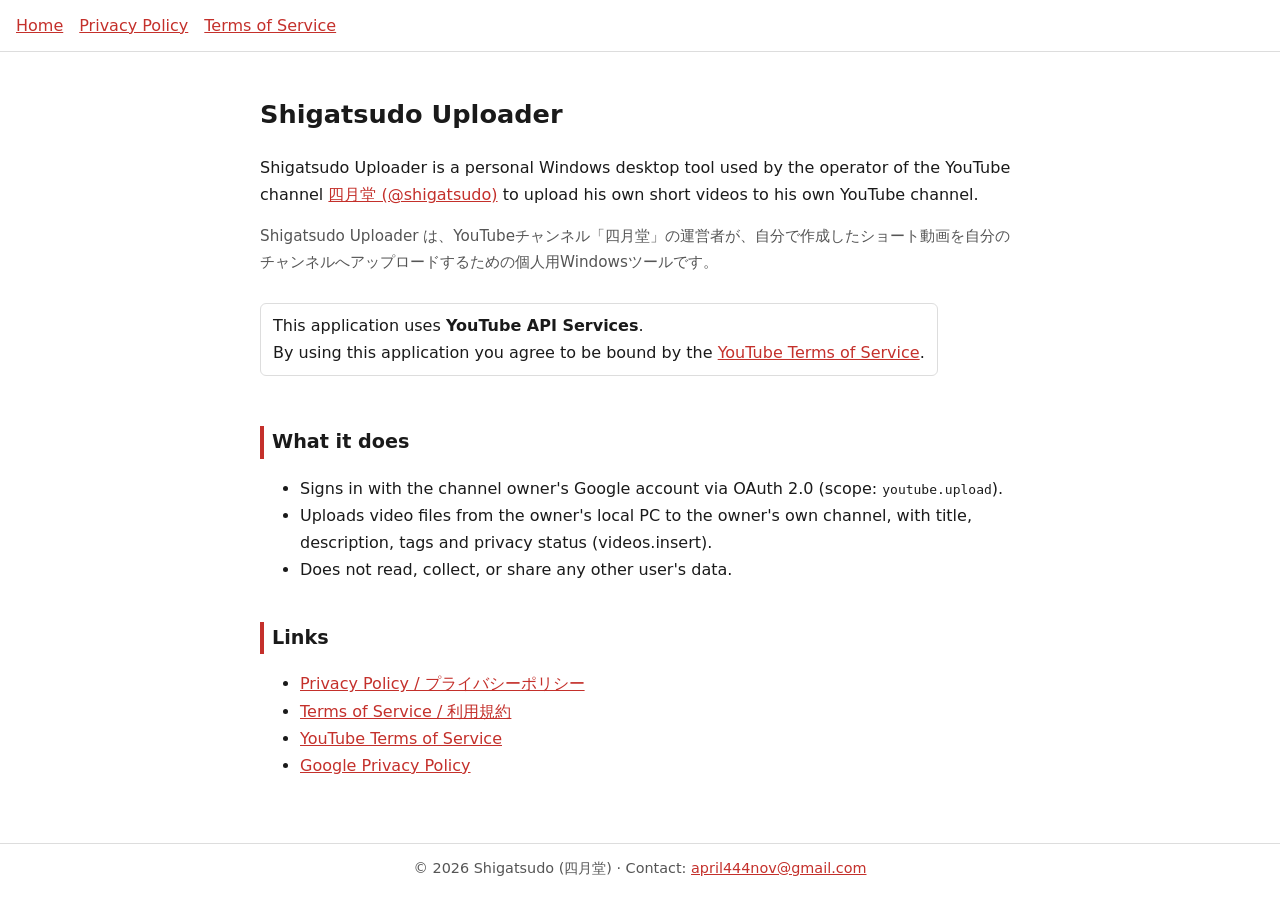
<file: index.html>
<!DOCTYPE html>
<html lang="en"><head><meta charset="utf-8"><meta name="viewport" content="width=device-width,initial-scale=1">
<title>Shigatsudo Uploader</title><link rel="stylesheet" href="style.css">
<!-- Google Search Console verification meta tag goes here -->
</head><body>
<header><nav><a href="index.html">Home</a><a href="privacy.html">Privacy Policy</a><a href="terms.html">Terms of Service</a></nav></header>
<main>
<h1>Shigatsudo Uploader</h1>
<p>Shigatsudo Uploader is a personal Windows desktop tool used by the operator of the YouTube channel
<a href="https://www.youtube.com/@shigatsudo">四月堂 (@shigatsudo)</a> to upload his own short videos to his own YouTube channel.</p>
<p class="ja">Shigatsudo Uploader は、YouTubeチャンネル「四月堂」の運営者が、自分で作成したショート動画を自分のチャンネルへアップロードするための個人用Windowsツールです。</p>

<div class="badge">
<!-- Optional: place the official "Developed with YouTube" badge image here (download from YouTube Branding Guidelines) -->
This application uses <strong>YouTube API Services</strong>.<br>
By using this application you agree to be bound by the <a href="https://www.youtube.com/t/terms">YouTube Terms of Service</a>.
</div>

<h2>What it does</h2>
<ul>
<li>Signs in with the channel owner's Google account via OAuth 2.0 (scope: <code>youtube.upload</code>).</li>
<li>Uploads video files from the owner's local PC to the owner's own channel, with title, description, tags and privacy status (videos.insert).</li>
<li>Does not read, collect, or share any other user's data.</li>
</ul>

<h2>Links</h2>
<ul>
<li><a href="privacy.html">Privacy Policy / プライバシーポリシー</a></li>
<li><a href="terms.html">Terms of Service / 利用規約</a></li>
<li><a href="https://www.youtube.com/t/terms">YouTube Terms of Service</a></li>
<li><a href="https://policies.google.com/privacy">Google Privacy Policy</a></li>
</ul>
</main>
<footer>&copy; 2026 Shigatsudo (四月堂) &middot; Contact: <a href="mailto:april444nov@gmail.com">april444nov@gmail.com</a></footer>
</body></html>
</file>
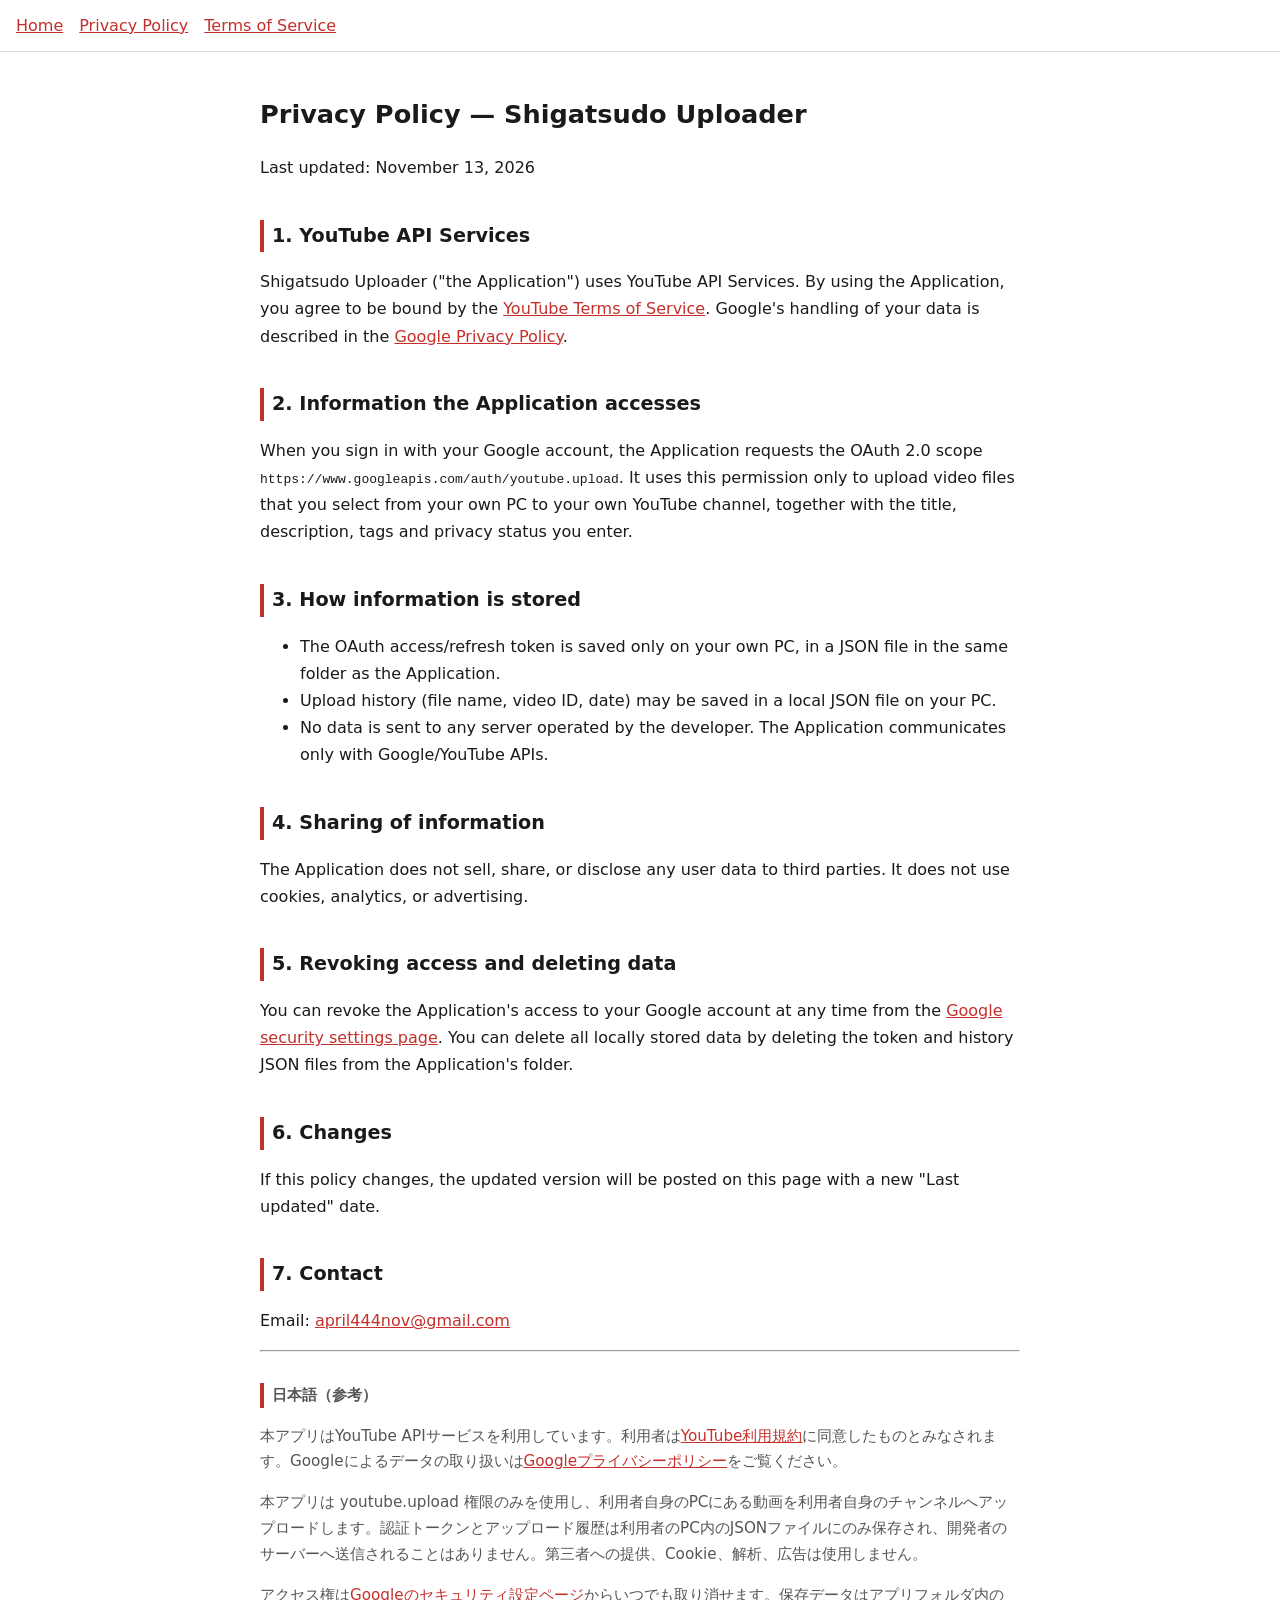
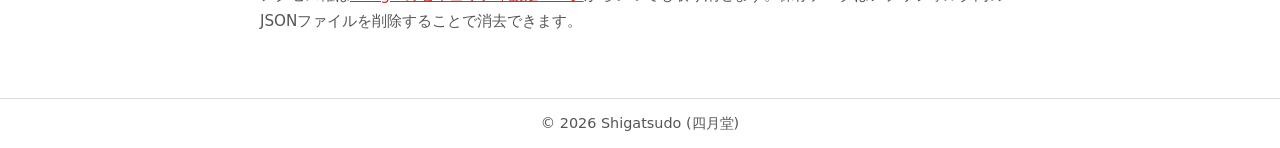
<file: privacy.html>
<!DOCTYPE html>
<html lang="en"><head><meta charset="utf-8"><meta name="viewport" content="width=device-width,initial-scale=1">
<title>Privacy Policy</title><link rel="stylesheet" href="style.css"></head><body>
<header><nav><a href="index.html">Home</a><a href="privacy.html">Privacy Policy</a><a href="terms.html">Terms of Service</a></nav></header>
<main>
<h1>Privacy Policy — Shigatsudo Uploader</h1>
<p>Last updated: November 13, 2026</p>

<h2>1. YouTube API Services</h2>
<p>Shigatsudo Uploader ("the Application") uses YouTube API Services. By using the Application, you agree to be bound by the
<a href="https://www.youtube.com/t/terms">YouTube Terms of Service</a>. Google's handling of your data is described in the
<a href="https://policies.google.com/privacy">Google Privacy Policy</a>.</p>

<h2>2. Information the Application accesses</h2>
<p>When you sign in with your Google account, the Application requests the OAuth 2.0 scope
<code>https://www.googleapis.com/auth/youtube.upload</code>. It uses this permission only to upload video files that you select
from your own PC to your own YouTube channel, together with the title, description, tags and privacy status you enter.</p>

<h2>3. How information is stored</h2>
<ul>
<li>The OAuth access/refresh token is saved only on your own PC, in a JSON file in the same folder as the Application.</li>
<li>Upload history (file name, video ID, date) may be saved in a local JSON file on your PC.</li>
<li>No data is sent to any server operated by the developer. The Application communicates only with Google/YouTube APIs.</li>
</ul>

<h2>4. Sharing of information</h2>
<p>The Application does not sell, share, or disclose any user data to third parties. It does not use cookies, analytics, or advertising.</p>

<h2>5. Revoking access and deleting data</h2>
<p>You can revoke the Application's access to your Google account at any time from the
<a href="https://security.google.com/settings/security/permissions">Google security settings page</a>.
You can delete all locally stored data by deleting the token and history JSON files from the Application's folder.</p>

<h2>6. Changes</h2>
<p>If this policy changes, the updated version will be posted on this page with a new "Last updated" date.</p>

<h2>7. Contact</h2>
<p>Email: <a href="mailto:april444nov@gmail.com">april444nov@gmail.com</a></p>

<hr>
<h2 class="ja">日本語（参考）</h2>
<div class="ja">
<p>本アプリはYouTube APIサービスを利用しています。利用者は<a href="https://www.youtube.com/t/terms">YouTube利用規約</a>に同意したものとみなされます。Googleによるデータの取り扱いは<a href="https://policies.google.com/privacy">Googleプライバシーポリシー</a>をご覧ください。</p>
<p>本アプリは youtube.upload 権限のみを使用し、利用者自身のPCにある動画を利用者自身のチャンネルへアップロードします。認証トークンとアップロード履歴は利用者のPC内のJSONファイルにのみ保存され、開発者のサーバーへ送信されることはありません。第三者への提供、Cookie、解析、広告は使用しません。</p>
<p>アクセス権は<a href="https://security.google.com/settings/security/permissions">Googleのセキュリティ設定ページ</a>からいつでも取り消せます。保存データはアプリフォルダ内のJSONファイルを削除することで消去できます。</p>
</div>
</main>
<footer>&copy; 2026 Shigatsudo (四月堂)</footer>
</body></html>
</file>
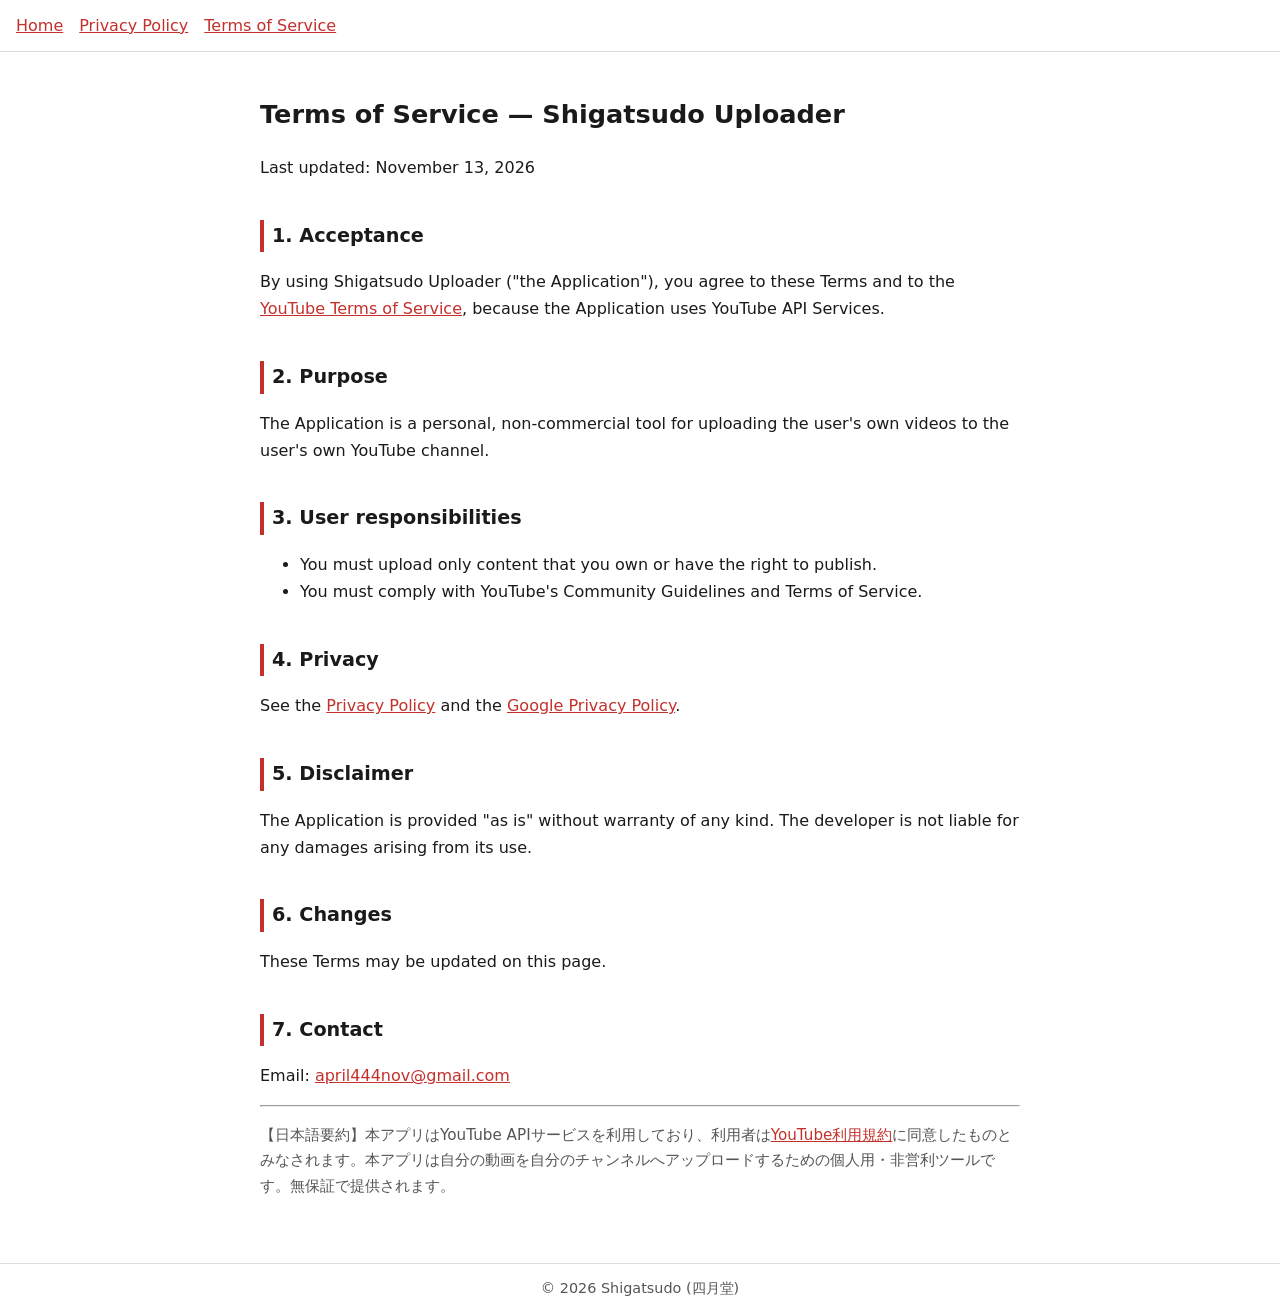
<file: terms.html>
<!DOCTYPE html>
<html lang="en"><head><meta charset="utf-8"><meta name="viewport" content="width=device-width,initial-scale=1">
<title>Terms of Service</title><link rel="stylesheet" href="style.css"></head><body>
<header><nav><a href="index.html">Home</a><a href="privacy.html">Privacy Policy</a><a href="terms.html">Terms of Service</a></nav></header>
<main>
<h1>Terms of Service — Shigatsudo Uploader</h1>
<p>Last updated: November 13, 2026</p>
<h2>1. Acceptance</h2>
<p>By using Shigatsudo Uploader ("the Application"), you agree to these Terms and to the
<a href="https://www.youtube.com/t/terms">YouTube Terms of Service</a>, because the Application uses YouTube API Services.</p>
<h2>2. Purpose</h2>
<p>The Application is a personal, non-commercial tool for uploading the user's own videos to the user's own YouTube channel.</p>
<h2>3. User responsibilities</h2>
<ul>
<li>You must upload only content that you own or have the right to publish.</li>
<li>You must comply with YouTube's Community Guidelines and Terms of Service.</li>
</ul>
<h2>4. Privacy</h2>
<p>See the <a href="privacy.html">Privacy Policy</a> and the <a href="https://policies.google.com/privacy">Google Privacy Policy</a>.</p>
<h2>5. Disclaimer</h2>
<p>The Application is provided "as is" without warranty of any kind. The developer is not liable for any damages arising from its use.</p>
<h2>6. Changes</h2>
<p>These Terms may be updated on this page.</p>
<h2>7. Contact</h2>
<p>Email: <a href="mailto:april444nov@gmail.com">april444nov@gmail.com</a></p>
<hr>
<div class="ja"><p>【日本語要約】本アプリはYouTube APIサービスを利用しており、利用者は<a href="https://www.youtube.com/t/terms">YouTube利用規約</a>に同意したものとみなされます。本アプリは自分の動画を自分のチャンネルへアップロードするための個人用・非営利ツールです。無保証で提供されます。</p></div>
</main>
<footer>&copy; 2026 Shigatsudo (四月堂)</footer>
</body></html>
</file>
<file: style.css>
:root{--bg:#ffffff;--fg:#1a1a1a;--muted:#555;--accent:#c4302b;--line:#ddd}
@media (prefers-color-scheme:dark){:root{--bg:#121212;--fg:#eee;--muted:#aaa;--accent:#ff5a52;--line:#333}}
body{background:var(--bg);color:var(--fg);font-family:system-ui,"Segoe UI","Hiragino Sans","Meiryo",sans-serif;line-height:1.7;margin:0}
main{max-width:760px;margin:0 auto;padding:24px 16px 48px}
header,footer{border-bottom:1px solid var(--line);padding:12px 16px}
footer{border-top:1px solid var(--line);border-bottom:none;color:var(--muted);font-size:.9em;text-align:center}
nav a{margin-right:16px}
a{color:var(--accent)}
h1{font-size:1.6em}h2{font-size:1.2em;margin-top:2em;border-left:4px solid var(--accent);padding-left:8px}
.badge{display:inline-block;border:1px solid var(--line);border-radius:6px;padding:8px 12px;margin:12px 0}
.ja{color:var(--muted);font-size:.95em}
</file>
